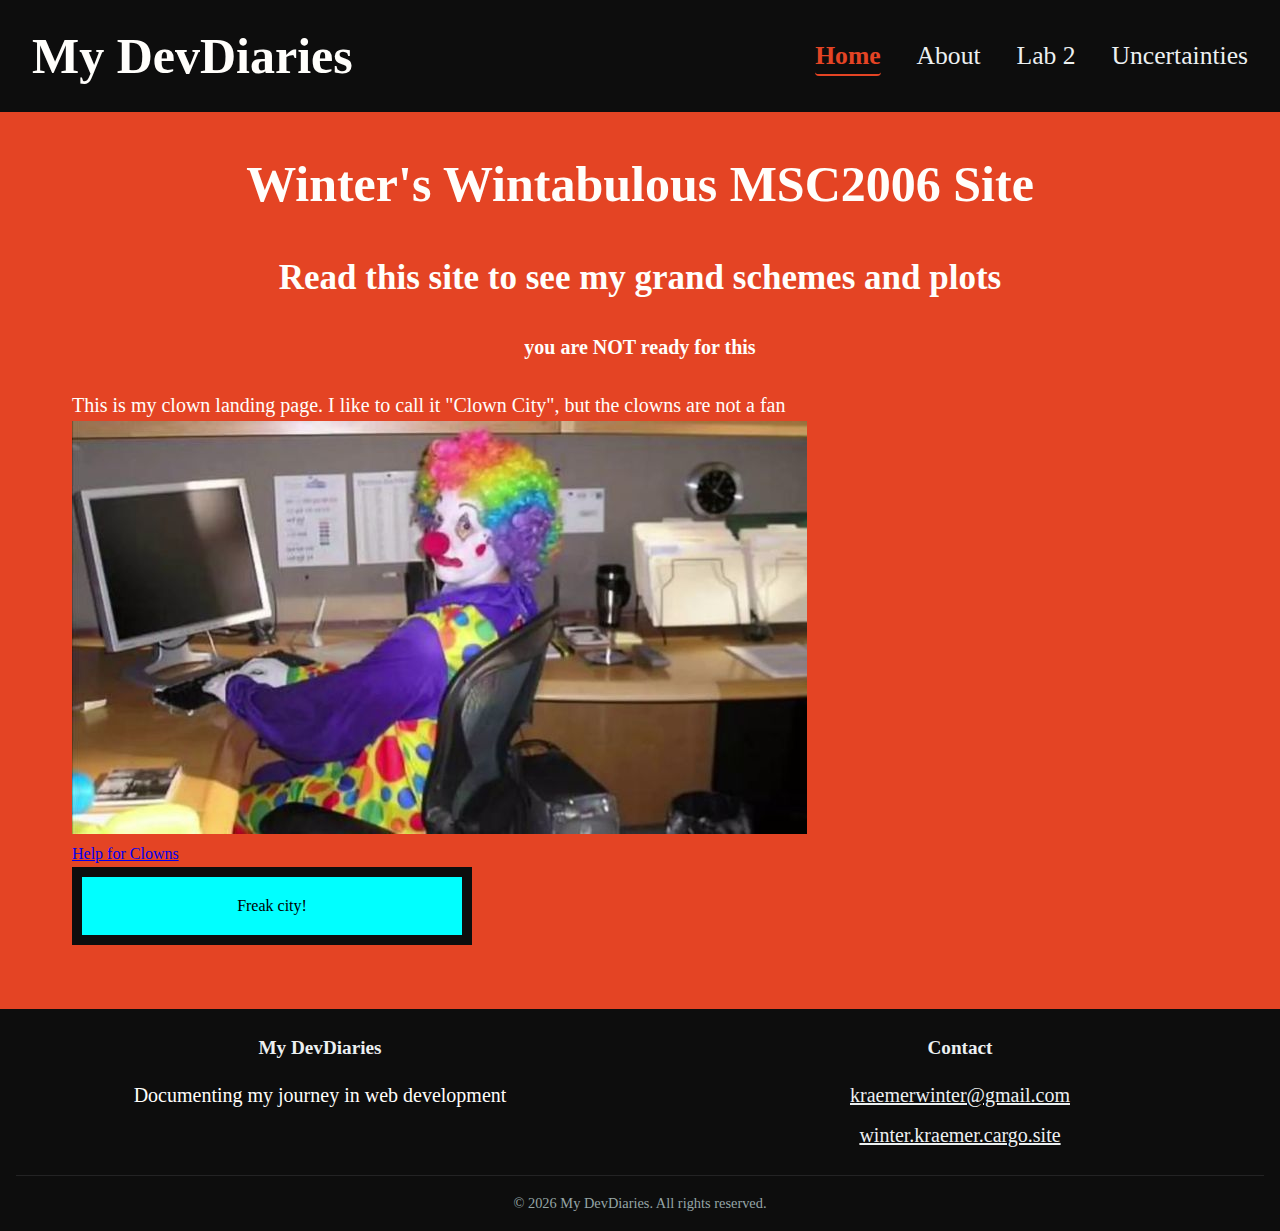
<file: index.html>
<!DOCTYPE html>
<html lang="en">
  <head>
    <link rel="stylesheet" href="style.css" />
    <meta charset="UTF-8" />
    <meta name="viewport" content="width=device-width, initial-scale=1.0" />
    <link rel="preconnect" href="https://fonts.googleapis.com" />
    <link rel="preconnect" href="https://fonts.gstatic.com" crossorigin />
    <link
      href="https://fonts.googleapis.com/css2?family=Rubik:ital,wght@0,300..900;1,300..900&display=swap"
      rel="stylesheet"
    />
    <title>Home</title>
  </head>
  <body>
    <header>
    <nav>
      <div class="logo">
        <h1>My DevDiaries</h1>
      </div>
      <ul class="nav-links">
        <li><a href="index.html"class="active">Home</a></li>
        <li><a href="pages/about.html">About</a></li>
        <li><a href="pages/lab2.html">Lab 2</a></li>
        <li><a href="pages/uncertainties.html">Uncertainties</a></li>
      </ul>
    </nav>
  </header>

  <main>
    <h1>Winter's Wintabulous MSC2006 Site</h1> <br>
    <h2>Read this site to see my grand schemes and plots</h2> <br>
    <h3>you are NOT ready for this</h3><br>
    <p>
      This is my clown landing page. I like to call it "Clown City", but the clowns are not a fan
    </p>
    <img src="images/clown.jpg" alt="A clown looking beleaguered at a desk" />
    <br>
    <a href="https://www.justforclowns.com/">Help for Clowns</a>
    <div class="card">Freak city!</div>
  </main>
    
  <footer>
    <div class="footer-content">
      <div class="footer-section">
        <h3>My DevDiaries</h3>
        <p>Documenting my journey in web development</p>
      </div>
      
      <div class="footer-section">
        <h3>Contact</h3>
        <p><a href="kraemerwinter@gmail.com">kraemerwinter@gmail.com</a></p>
        <p><a href="https://winterkraemer.cargo.site/">winter.kraemer.cargo.site</a></p>
      </div>
    </div>
    
    <div class="footer-bottom">
      <p>&copy; 2026 My DevDiaries. All rights reserved.</p>
    </div>
  </footer>

  </body>
</html>
</file>
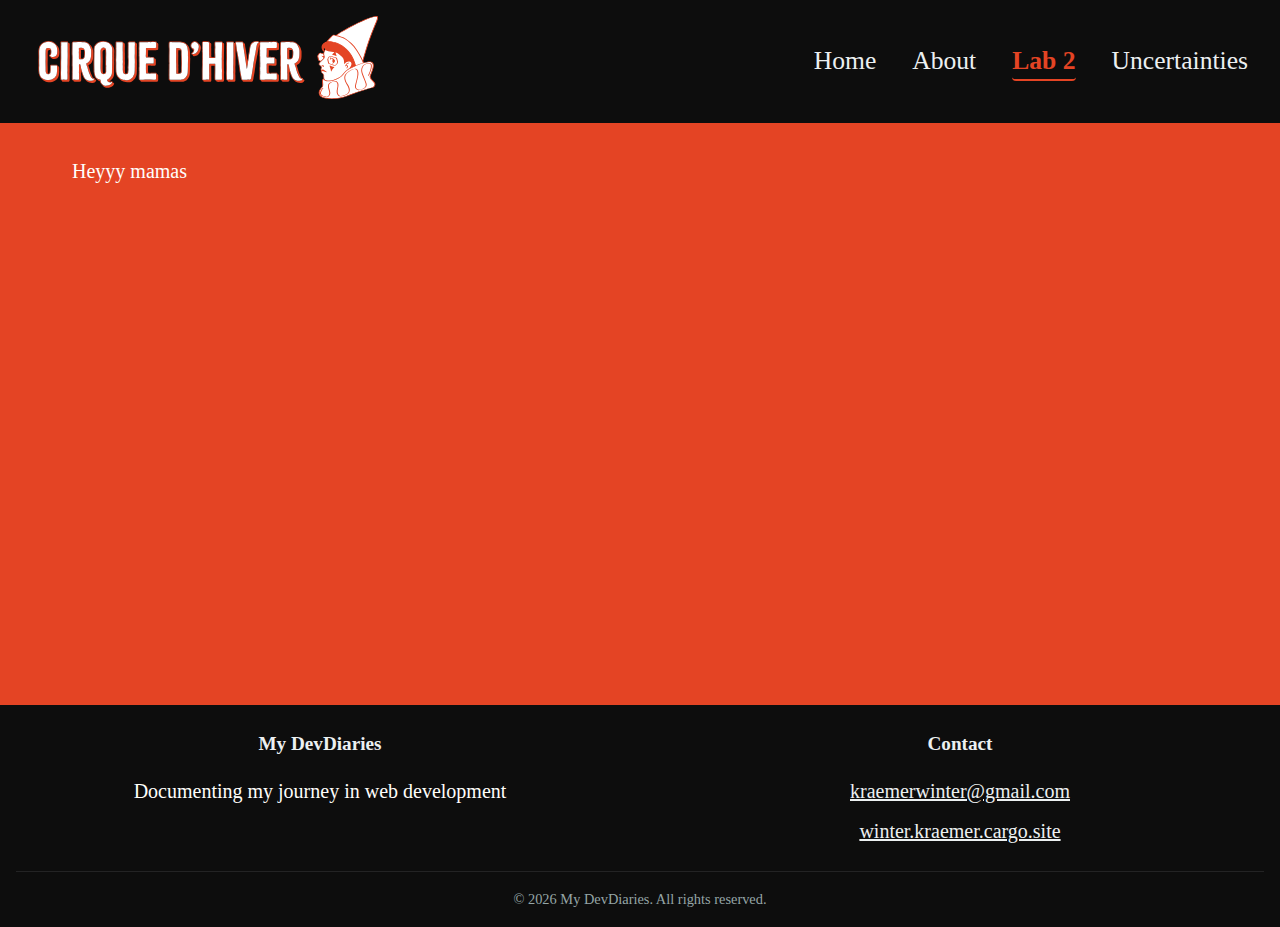
<file: pages/lab2.html>
<!DOCTYPE html>
<html lang="en">
<head>
    <link rel="stylesheet" href="../style.css">
    <meta charset="UTF-8">
    <meta name="viewport" content="width=device-width, initial-scale=1.0">
    <link rel="preconnect" href="https://fonts.googleapis.com" />
    <link rel="preconnect" href="https://fonts.gstatic.com" crossorigin />
    <link
        href="https://fonts.googleapis.com/css2?family=Rubik:ital,wght@0,300..900;1,300..900&display=swap"
        rel="stylesheet"
    />
    <title>Lab 2</title>
</head>
<body>
    <header>
    <nav>
    <div class="logo">
        <a href="../index.html">
        <img src="../images/clown logo.svg" alt="clogo"/></a>
    </div>
    <ul class="nav-links">
        <li><a href="../index.html">Home</a></li>
        <li><a href="about.html">About</a></li>
        <li><a href="lab2.html"class="active">Lab 2</a></li>
        <li><a href="uncertainties.html">Uncertainties</a></li>
    </ul>
    </nav>
    </header>

    <main>
        <p>Heyyy mamas</p>
    </main>

<footer>
    <div class="footer-content">
    <div class="footer-section">
        <h3>My DevDiaries</h3>
        <p>Documenting my journey in web development</p>
    </div>
    <div class="footer-section">
        <h3>Contact</h3>
        <p><a href="kraemerwinter@gmail.com">kraemerwinter@gmail.com</a></p>
        <p><a href="https://winterkraemer.cargo.site/">winter.kraemer.cargo.site</a></p>
      </div>
    </div>
    
    <div class="footer-bottom">
      <p>&copy; 2026 My DevDiaries. All rights reserved.</p>
    </div>
  </footer>
    
</body>
</html>
</file>
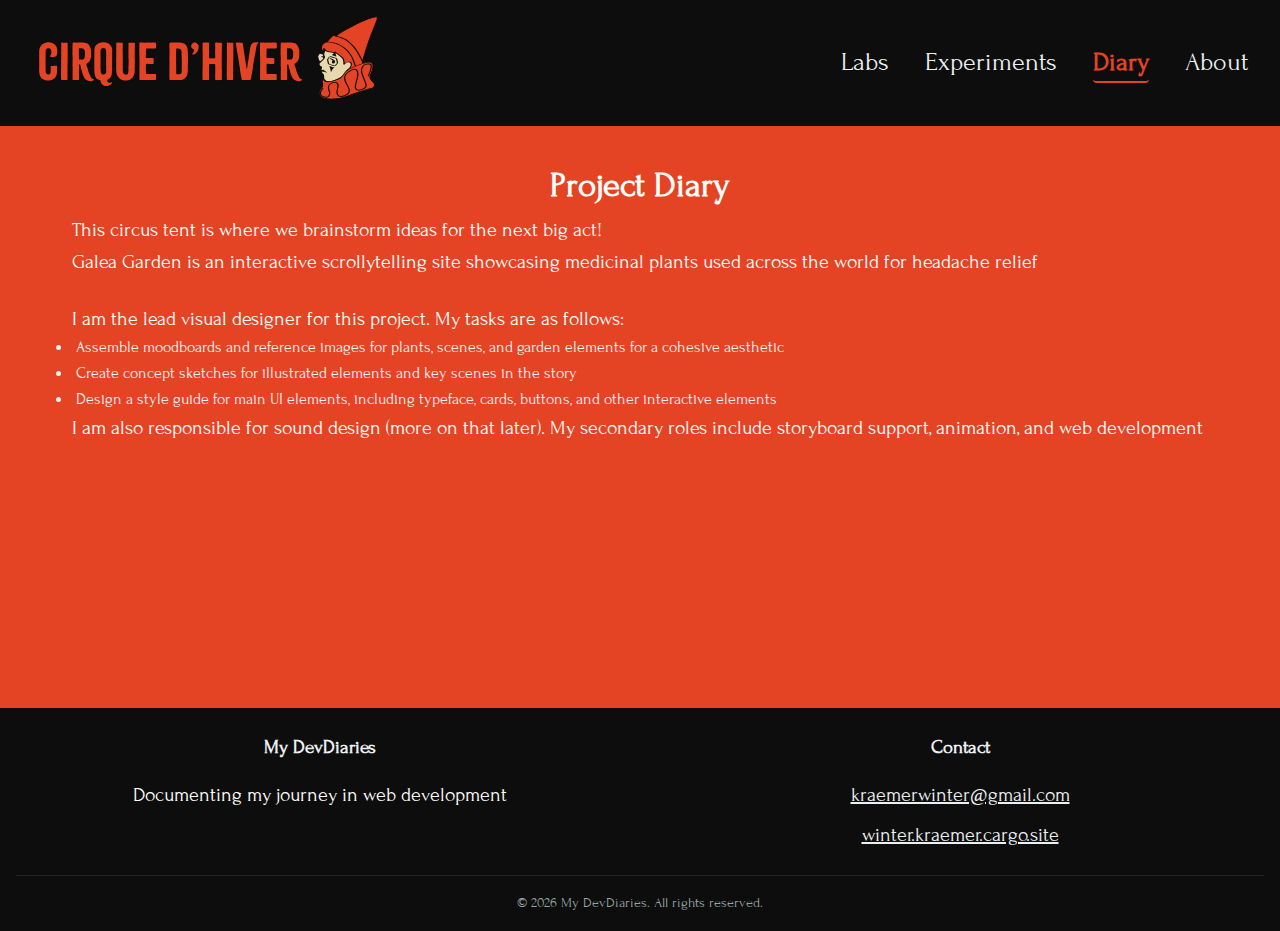
<file: pages/project_diary.html>
<!DOCTYPE html>
<html lang="en">
<head>
    <link rel="stylesheet" href="../style.css">
    <meta charset="UTF-8">
    <meta name="viewport" content="width=device-width, initial-scale=1.0">
    <link rel="preconnect" href="https://fonts.googleapis.com">
    <link rel="preconnect" href="https://fonts.gstatic.com" crossorigin>
    <link href="https://fonts.googleapis.com/css2?family=Forum&display=swap" rel="stylesheet"
    />
    <title>Project Diary</title>
</head>
<body>
   <header>
    <nav>
    <div class="logo">
        <a href="../index.html">
        <img src="../images/clown logo v4.svg" alt="Home button appears as a small cartoon clown head"/></a>
    </div>
    <ul class="nav-links">
        <li><a href="labs.html">Labs</a></li>
        <li><a href="tech_experiments.html">Experiments</a></li>
        <li><a href="project_diary.html"class="active">Diary</a></li>
        <li><a href="about.html">About</a></li>
    </ul>
    </nav>
    </header>

<main>

<section>
    <div class="diary-title">
        <h2>Project Diary</h2>
        <p>This circus tent is where we brainstorm ideas for the next big act!</p>
    </div>
    <div class="about-section">
      <p>Galea Garden is an interactive scrollytelling site showcasing medicinal plants used across the world for headache relief</p> 
      <br>
      <p>I am the lead visual designer for this project. My tasks are as follows:</p>
      <ul>
        <li>Assemble moodboards and reference images for plants, scenes, and garden elements for a cohesive aesthetic</li>
        <li>Create concept sketches for illustrated elements and key scenes in the story</li>
        <li>Design a style guide for main UI elements, including typeface, cards, buttons, and other interactive elements</li>
      </ul>
      <p>I am also responsible for sound design (more on that later). My secondary roles include storyboard support, animation, and web development</p>
    </div>
    </section>


</main>
    
    <footer>
    <div class="footer-content">
    <div class="footer-section">
        <h3>My DevDiaries</h3>
        <p>Documenting my journey in web development</p>
    </div>
    <div class="footer-section">
        <h3>Contact</h3>
        <p><a href="kraemerwinter@gmail.com">kraemerwinter@gmail.com</a></p>
        <p><a href="https://winterkraemer.cargo.site/">winter.kraemer.cargo.site</a></p>
      </div>
    </div>
    
    <div class="footer-bottom">
      <p>&copy; 2026 My DevDiaries. All rights reserved.</p>
    </div>
  </footer>
    
</body>
</html>
</file>
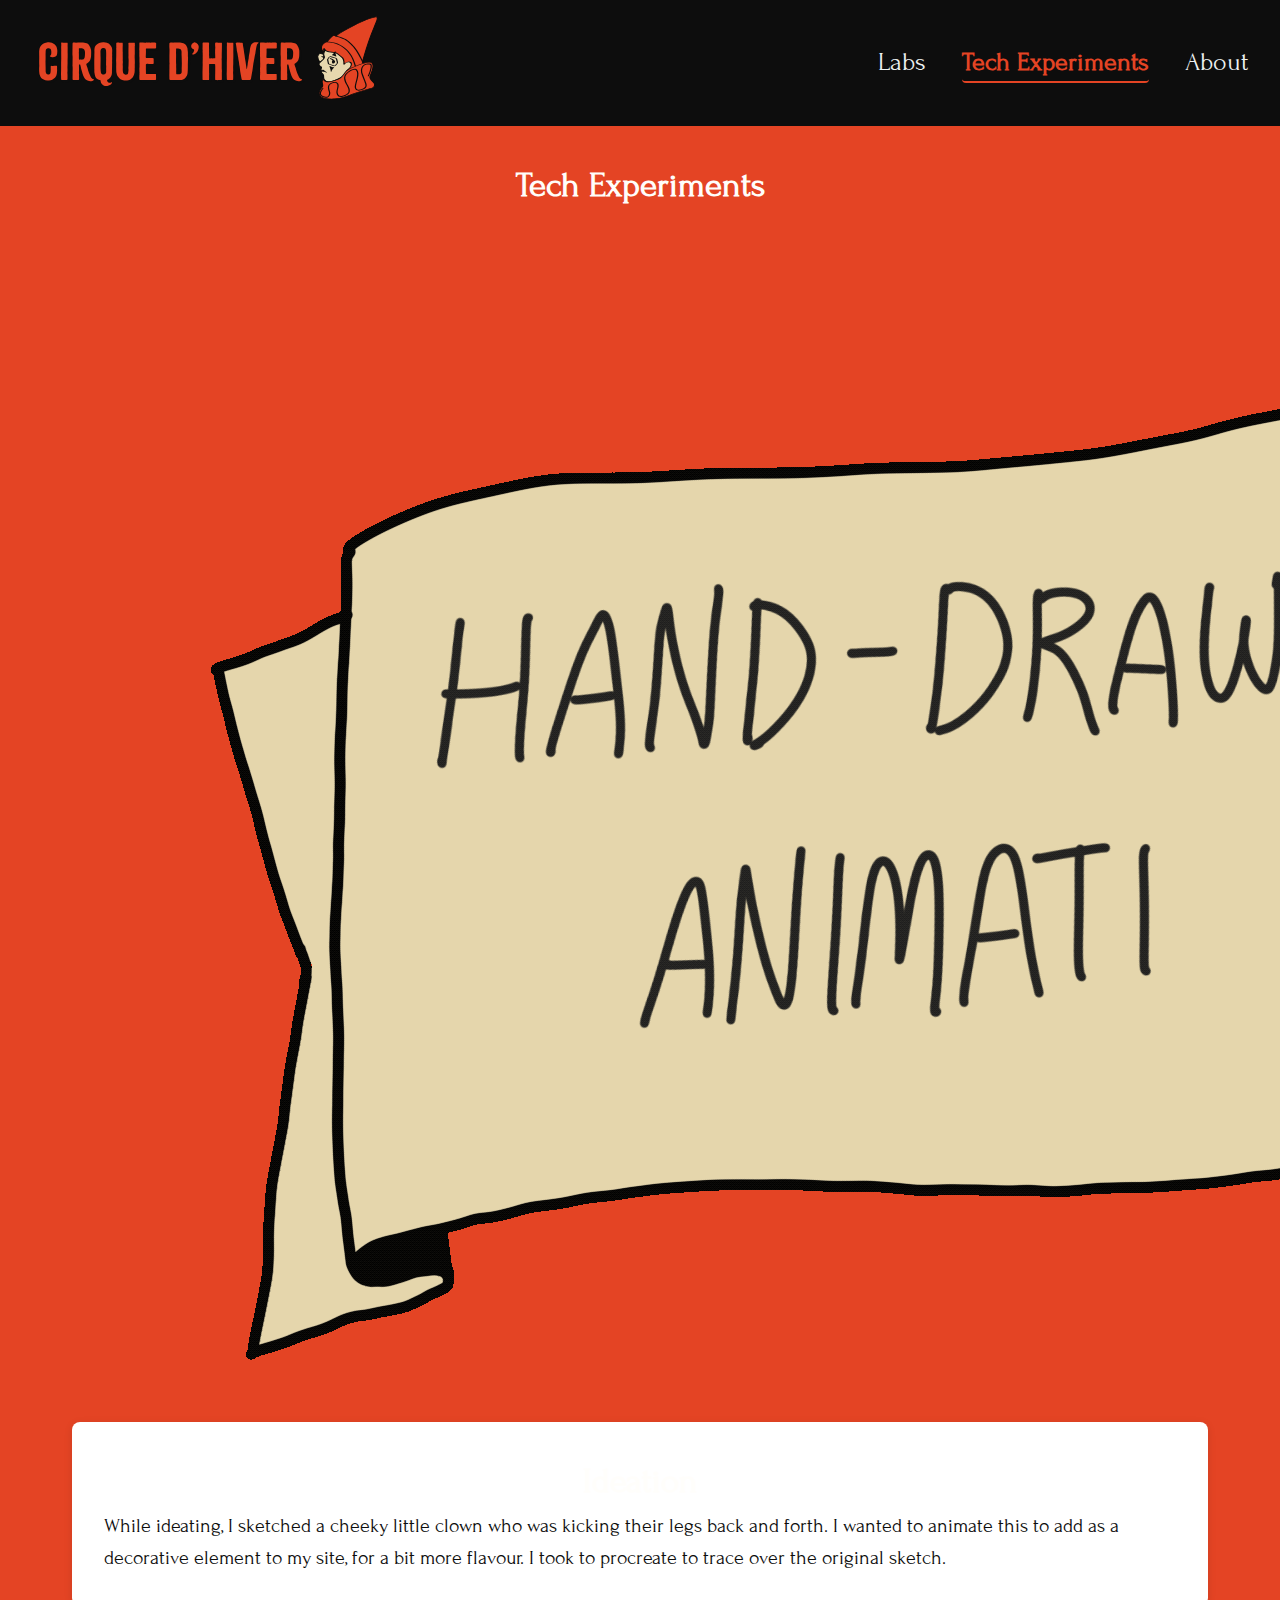
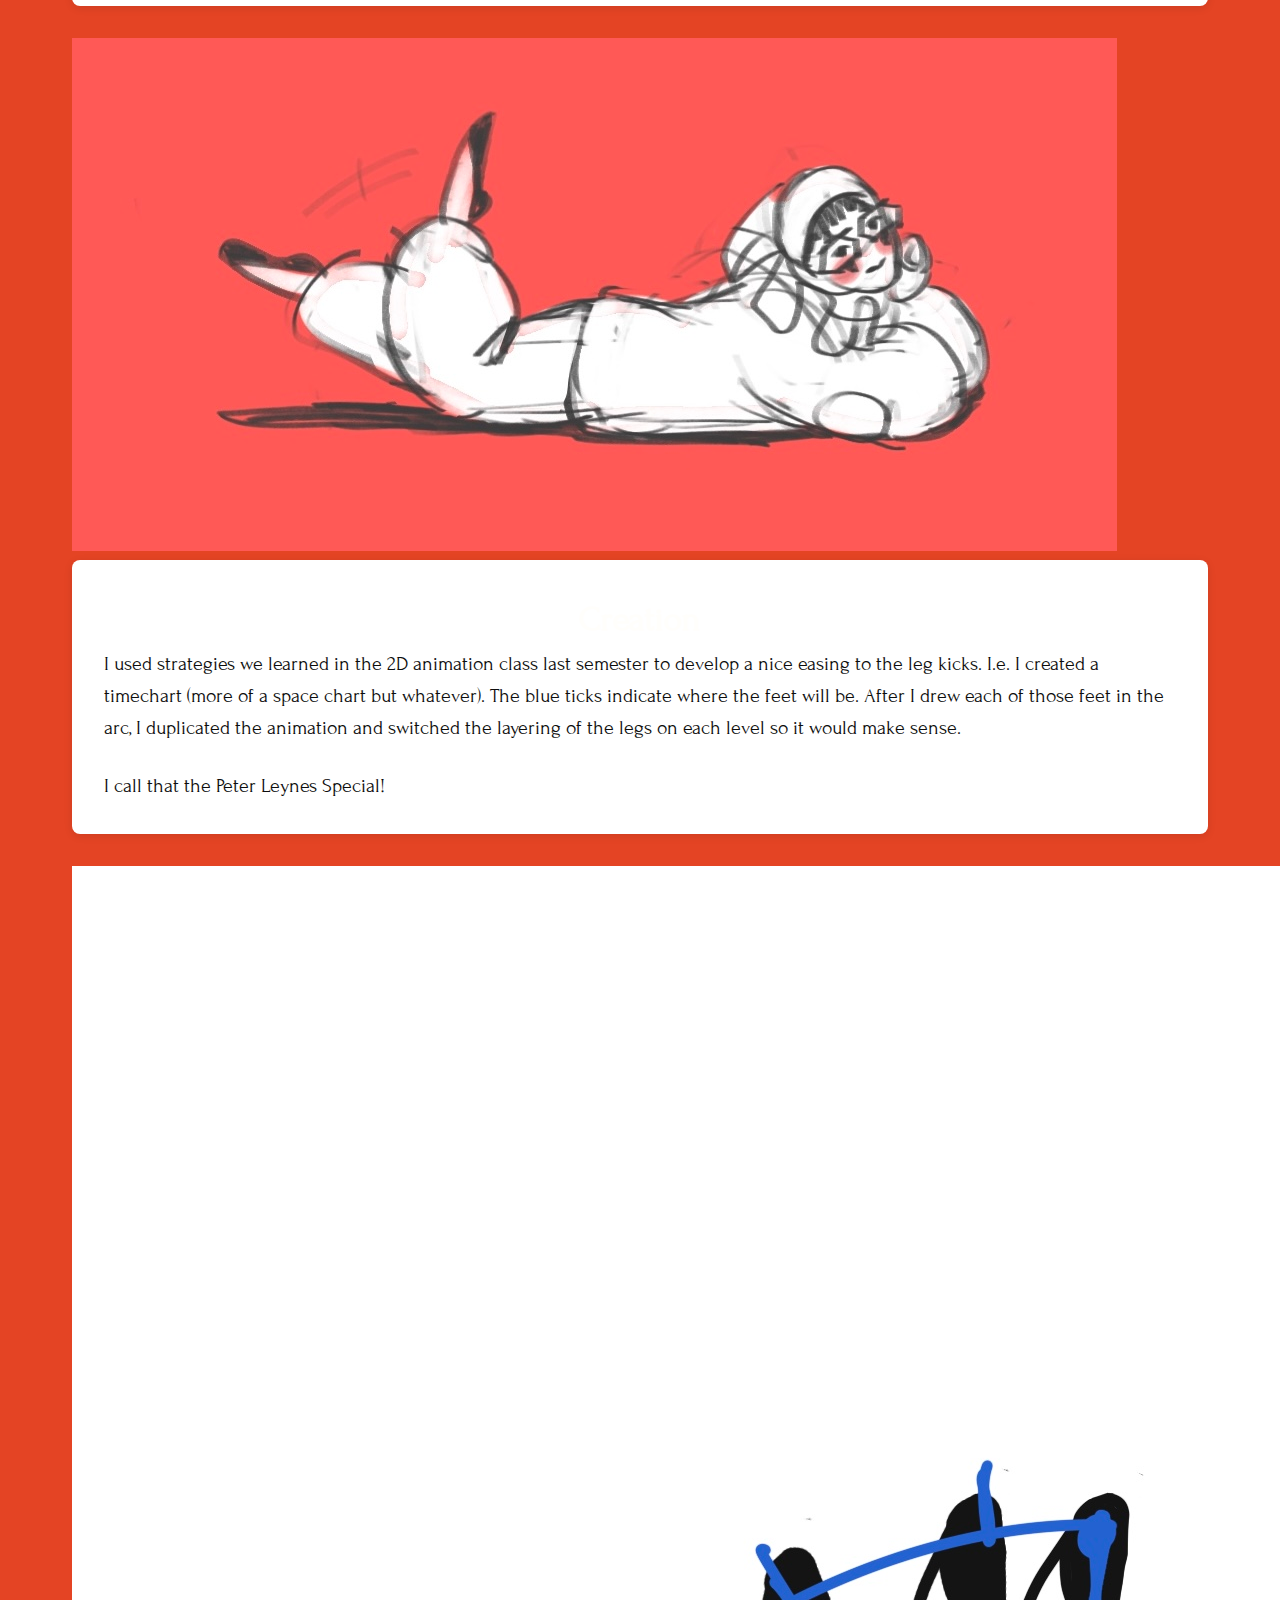
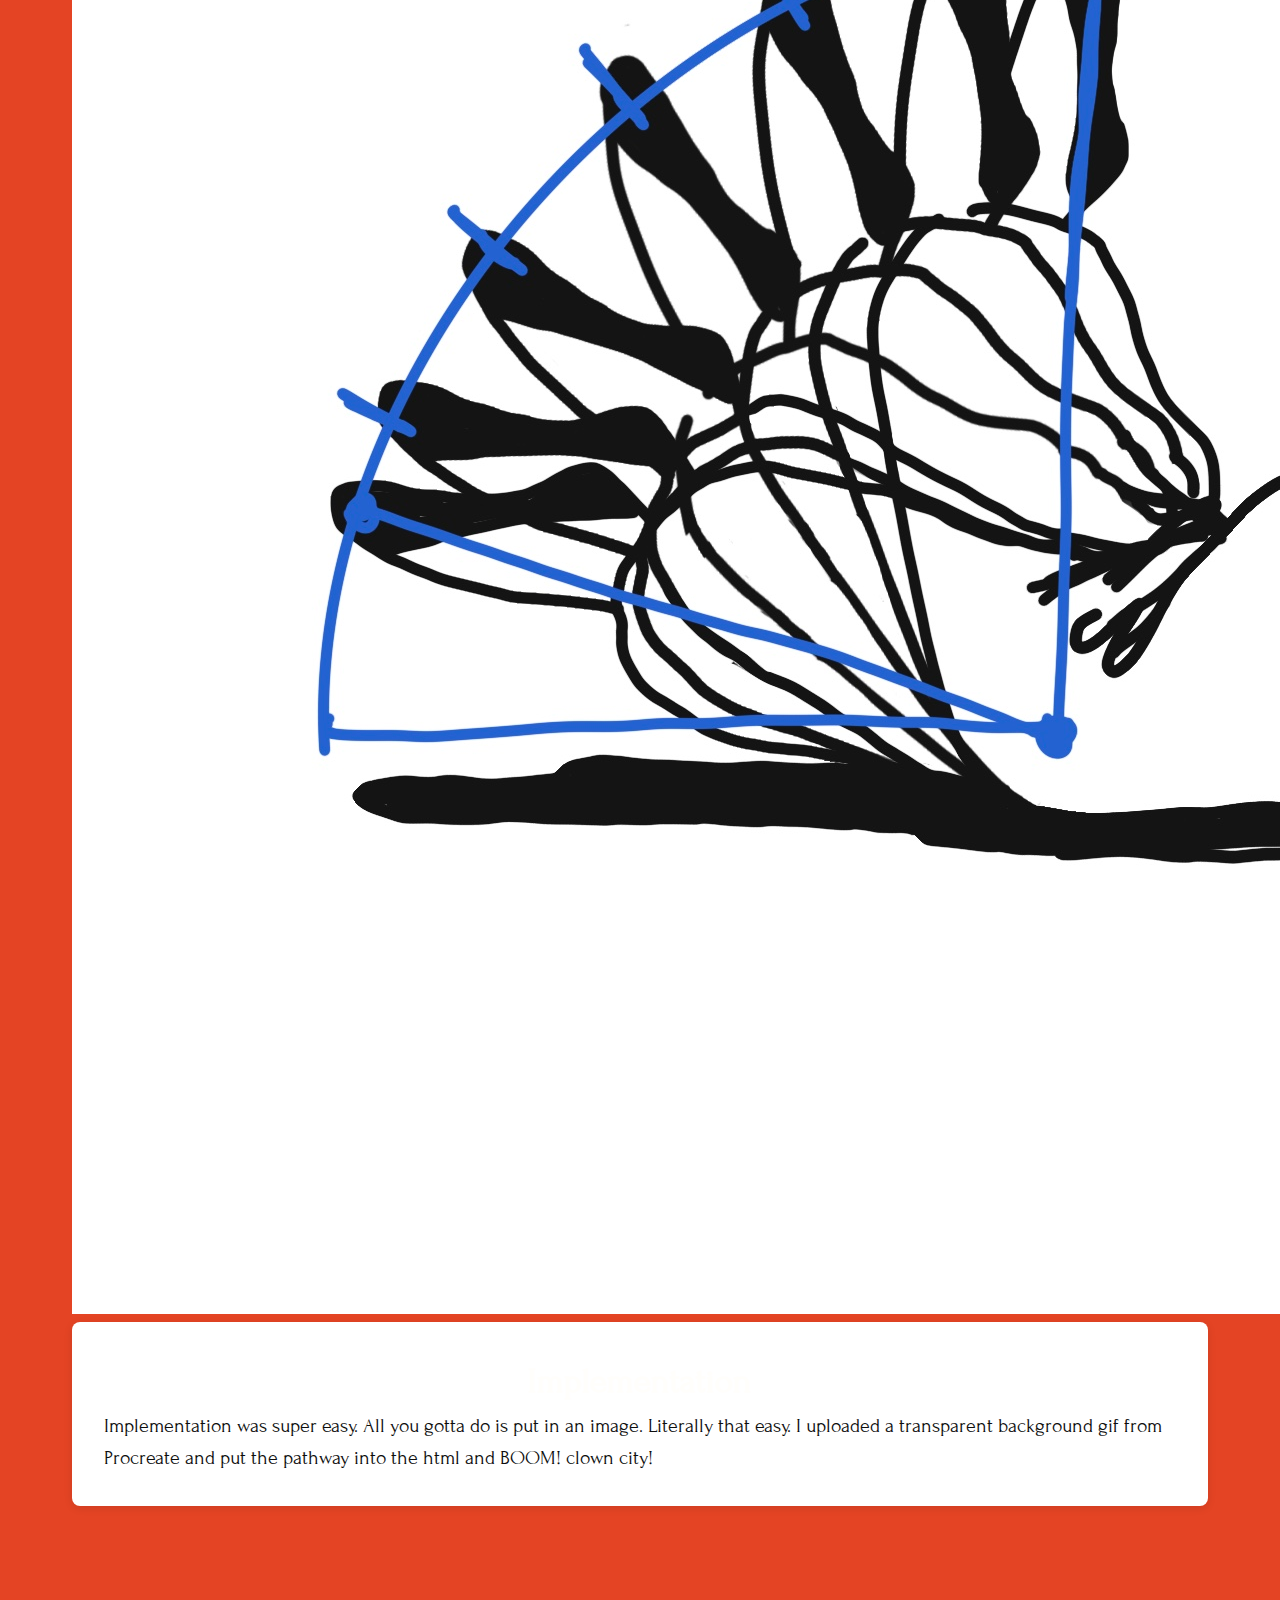
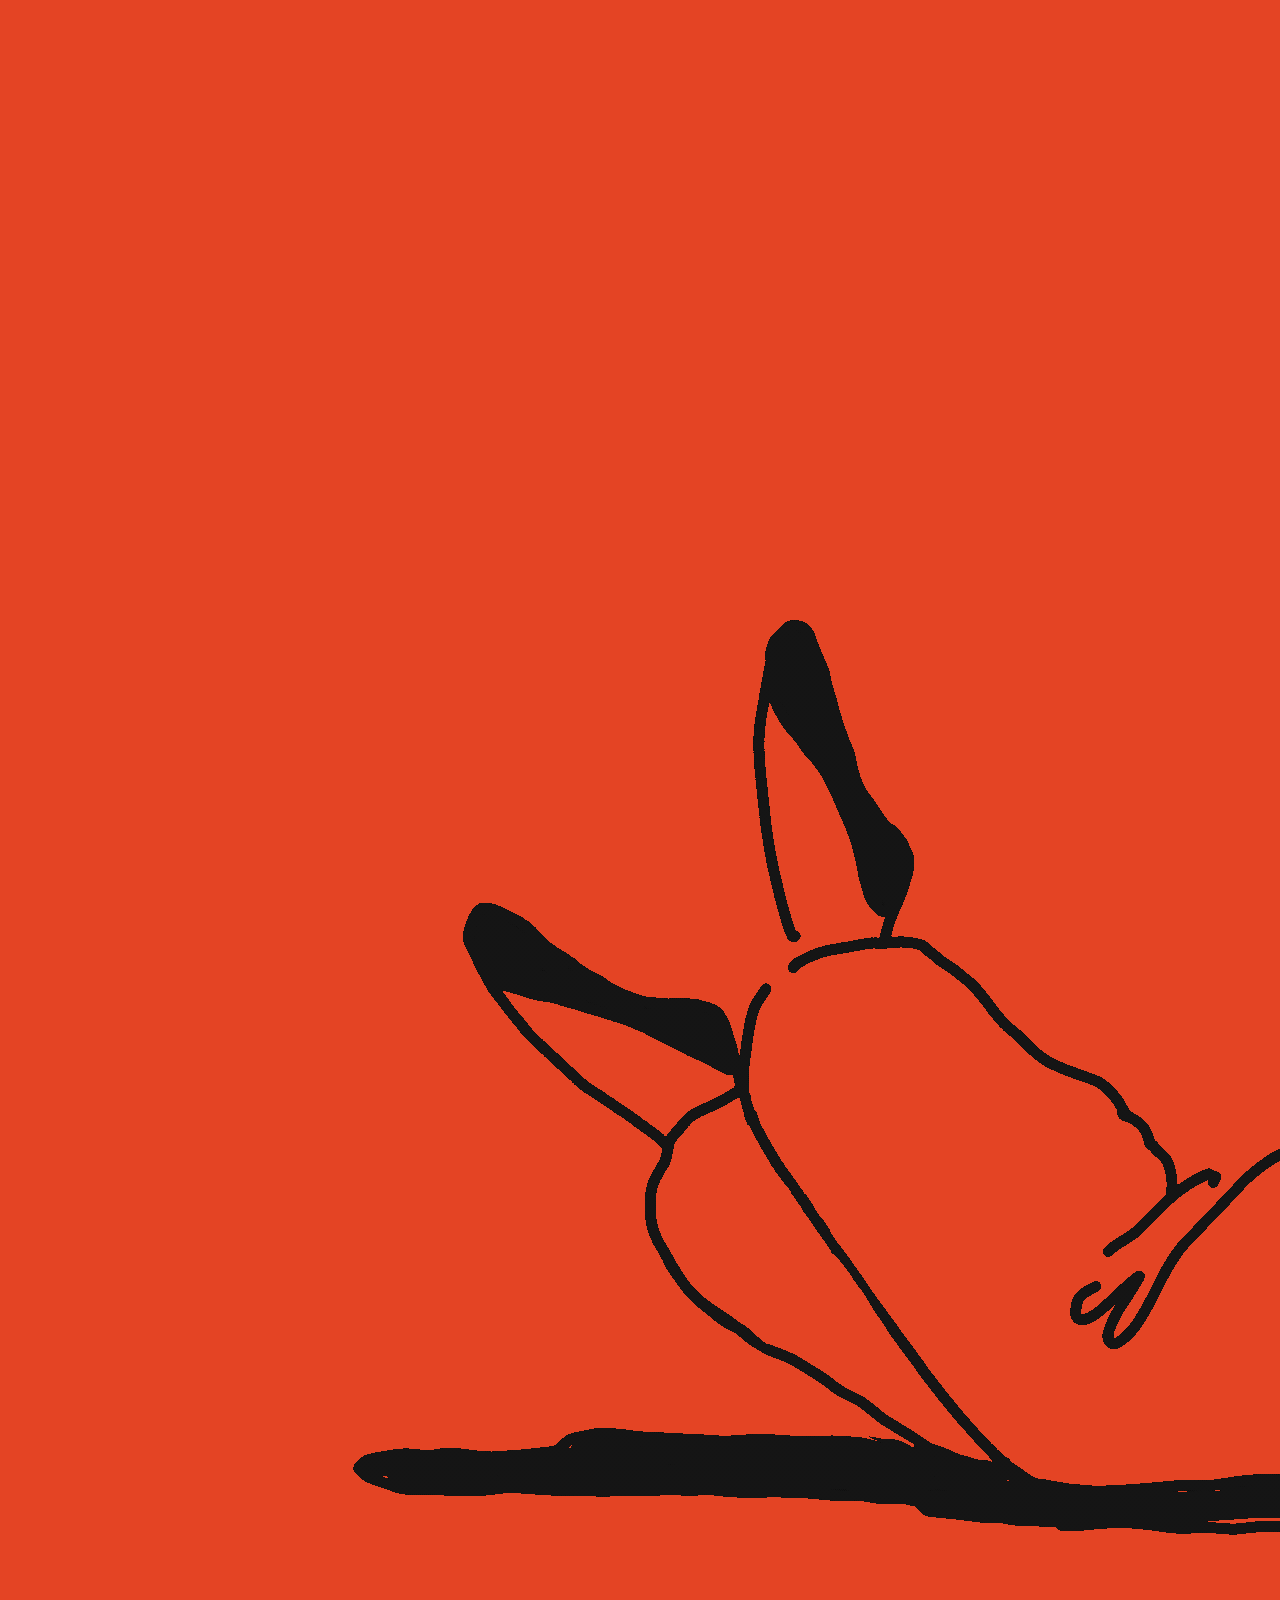
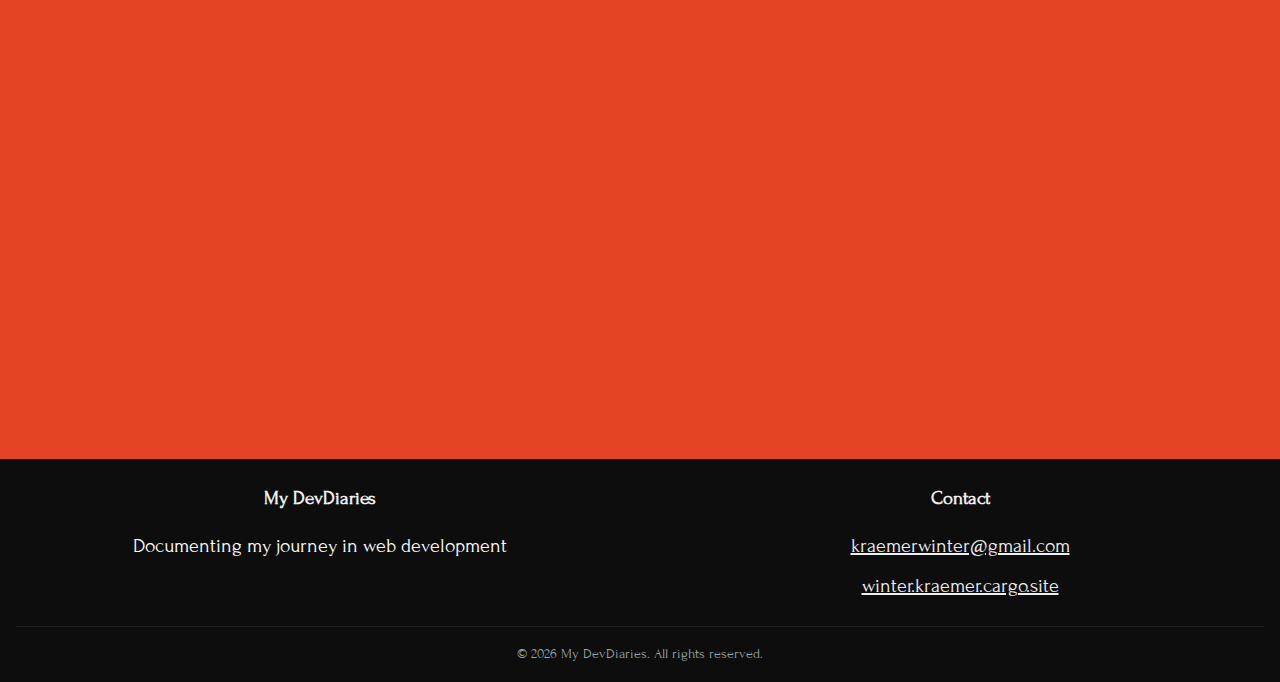
<file: pages/tech_experiments.html>
<!DOCTYPE html>
<html lang="en">
<head>
    <link rel="stylesheet" href="../style.css">
    <meta charset="UTF-8">
    <meta name="viewport" content="width=device-width, initial-scale=1.0">
    <link rel="preconnect" href="https://fonts.googleapis.com">
    <link rel="preconnect" href="https://fonts.gstatic.com" crossorigin>
    <link href="https://fonts.googleapis.com/css2?family=Forum&display=swap" rel="stylesheet"
    />
    <title>Tech Experiments</title>
</head>
<body>
    <header>
    <nav>
    <div class="logo">
        <a href="../index.html">
        <img src="../images/clown logo v4.svg" alt="Home button appears as a small cartoon clown head"/></a>
    </div>
    <ul class="nav-links">
        <li><a href="labs.html">Labs</a></li>
        <li><a href="uncertainties.html"class="active">Tech Experiments</a></li>
        <li><a href="about.html">About</a></li>
    </ul>
    </nav>
    </header>

    <main>
    <section>
    <div class="lab-title">
        <h2>Tech Experiments</h2>
    </div>
    </section>

    <!-- Tech experiment 1 - animated gifs -->
    <section>
    <div class="lab-header-gif">
            <img src="../images/hand_drawn_animations.gif" alt="Hand-drawn animations">
        </div>
    <section class="lab-1-entry">
        <div class="learning-section">
          <h2>Ideation</h2>
    <p>While ideating, I sketched a cheeky little clown who was kicking their legs back and forth. I wanted to animate this to add as a decorative element to my site, for a bit more flavour. I took to procreate to trace over the original sketch.</p>  
        </div>
       <div class="tech-experiment-pic">
        <img src="../images/clown_kicking_sketch.jpg" alt="cheeky clown sketch">
       </div> 
    </section>
    <section class="lab-1-entry">
        <div class="learning-section">
          <h2>Creation</h2>
    <p>I used strategies we learned in the 2D animation class last semester to develop a nice easing to the leg kicks. I.e. I created a timechart (more of a space chart but whatever). The blue ticks indicate where the feet will be. After I drew each of those feet in the arc, I duplicated the animation and switched the layering of the legs on each level so it would make sense.</p> 
    <br>
    <p>I call that the Peter Leynes Special!</p> 
        </div>
       <div class="tech-experiment-pic">
        <img src="../images/gif_planning.JPG" alt="timechart of leg kicks on clown gif">
       </div> 
    </section>
    <section class="lab-1-entry">
        <div class="learning-section">
          <h2>Implementation</h2>
    <p>Implementation was super easy. All you gotta do is put in an image. Literally that easy. I uploaded a transparent background gif from Procreate and put the pathway into the html and BOOM! clown city!</p> 
        </div>
       <div class="tech-experiment-pic">
        <img src="../images/transparent_clown.GIF" alt="clown kicking legs back and forth cheekily">
       </div> 
    </section>
    </section>
    
    </main>

<footer>
    <div class="footer-content">
    <div class="footer-section">
        <h3>My DevDiaries</h3>
        <p>Documenting my journey in web development</p>
    </div>
    
    <div class="footer-section">
        <h3>Contact</h3>
        <p><a href="kraemerwinter@gmail.com">kraemerwinter@gmail.com</a></p>
        <p><a href="https://winterkraemer.cargo.site/">winter.kraemer.cargo.site</a></p>
    </div>
    </div>
    
    <div class="footer-bottom">
    <p>&copy; 2026 My DevDiaries. All rights reserved.</p>
    </div>
</footer>

</body>
</html>
</file>
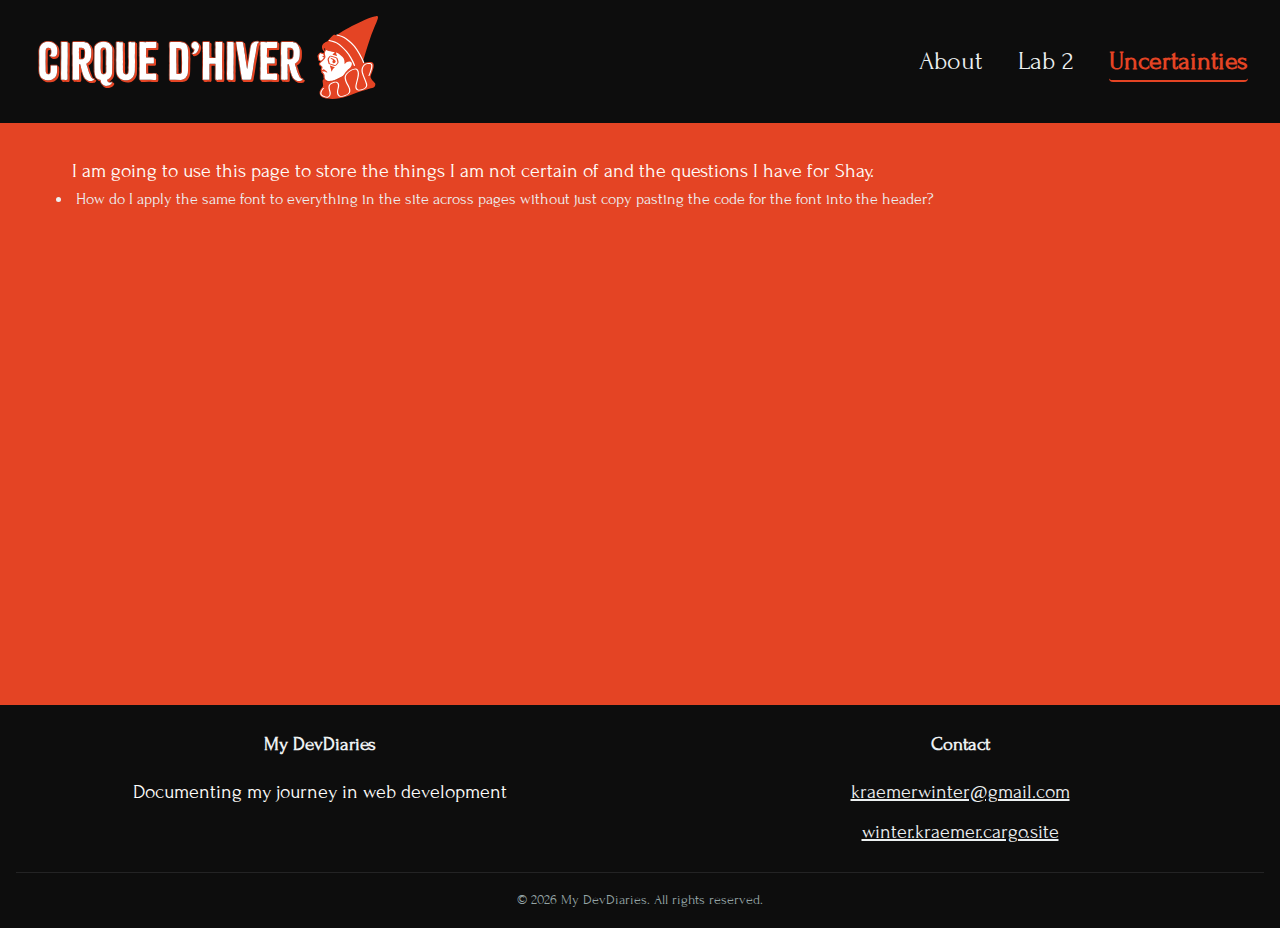
<file: pages/uncertainties.html>
<!DOCTYPE html>
<html lang="en">
<head>
    <link rel="stylesheet" href="../style.css">
    <meta charset="UTF-8">
    <meta name="viewport" content="width=device-width, initial-scale=1.0">
    <link rel="preconnect" href="https://fonts.googleapis.com">
    <link rel="preconnect" href="https://fonts.gstatic.com" crossorigin>
    <link href="https://fonts.googleapis.com/css2?family=Forum&display=swap" rel="stylesheet"
    />
    <title>Uncertainties</title>
</head>
<body>
    <header>
    <nav>
    <div class="logo">
        <a href="../index.html">
        <img src="../images/clown logo v3.svg" alt="Home button appears as a small cartoon clown head"/></a>
    </div>
    <ul class="nav-links">
        <li><a href="about.html">About</a></li>
        <li><a href="lab2.html">Lab 2</a></li>
        <li><a href="uncertainties.html"class="active">Uncertainties</a></li>
    </ul>
    </nav>
    </header>

    <main>
    <p>I am going to use this page to store the things I am not certain of and the questions I have for Shay.
    <ul>
        <li>How do I apply the same font to everything in the site across pages without just copy pasting the code for the font into the header?</li>  
</ul>
    </p>
    </main>

<footer>
    <div class="footer-content">
    <div class="footer-section">
        <h3>My DevDiaries</h3>
        <p>Documenting my journey in web development</p>
    </div>
    
    <div class="footer-section">
        <h3>Contact</h3>
        <p><a href="kraemerwinter@gmail.com">kraemerwinter@gmail.com</a></p>
        <p><a href="https://winterkraemer.cargo.site/">winter.kraemer.cargo.site</a></p>
    </div>
    </div>
    
    <div class="footer-bottom">
    <p>&copy; 2026 My DevDiaries. All rights reserved.</p>
    </div>
</footer>

</body>
</html>
</file>
<file: style.css>
body {
  background-color: #e44424;
  font-family: "Forum", serif;
  padding: auto;
  line-height: 1.6;
  min-height: 100vh;
  display: flex;
  flex-direction: column;

}
h1 {
  color: #fffefb;
  font-family: "Forum", serif;
  font-size: 50px;
  text-align: center;
}
h2 {
  color: #fffefb;
  font-family: "Forum", serif;
  font-size: 35px;
  text-align: center;
}
h3 {
  color: #fffefb;
  font-family: "Forum", serif;
  font-size: 20px;
  text-align: center;
}
p {
  color: #fffefb;
  font-family: "Forum", serif;
  font-size: 20px;
}

/* Reset default styles */
* {
  margin: 0;
  padding: 0;
  box-sizing: border-box;
}

/* Header Styling */
header {
  background-color: #0d0d0d;
  padding: 1rem 2rem;
  position: sticky;
  top: 0;
  z-index: 100;
}

nav {
  display: flex;
  justify-content: space-between;
  align-items: center;
  max-width: 100vw;
  margin: 0 auto;
}

/* Logo Styling */
.logo img{
  z-index: 1000;
  height: 200%;
  width: 200%;
  max-width: 27vw;
  transition: transform 0.3s ease;
  transform-origin: center;
}

.logo img:hover{
  opacity: 0.75;
  transform: scale(0.85);
}

/* Navigation Links */
.nav-links {
  display: flex;
  list-style: none;
  gap: 2rem;
}

.nav-links a {
  color: #ecf0f1;
  text-decoration: none;
  font-size: 1.6rem;
  font-family: "Forum", serif;
  padding-bottom: 0.25rem;
  border-bottom: 3px solid transparent;
  transition: all 0.3s ease;
}
/* Hover Effects for Navigation Links */
.nav-links a:hover {
  color: #e44424;
  border-bottom: 2px solid #e44424;
  border-radius: 4px;
}
/* Active/Current Page Styling */
.nav-links a.active {
  color: #e44424;
  border-bottom: 2px solid #e44424;
  border-radius: 4px;
  font-weight: 600;
}
/* List Items */
li {
  text-indent: 4px;
  color:#ecf0f1;
}

/* Improve spacing and readability */
.nav-links {
  display: flex;
  list-style: none;
  gap: 2rem;
}

/* On smaller screens, reduce gap */
@media (max-width: 768px) {
  .nav-links {
    gap: 1rem;
  }
  
  .nav-links a {
    font-size: 0.9rem;
  }
  
}

.card{
  padding: 16px;
  background-color:aqua;
  border:#0d0d0d;
  border-style: solid;
  border-width: 10px;
  width: 400px;
  text-align: center;

}

.container {
  display: flex;
  background-color: #ecf0f1;
  margin: 10px;
  padding: 20px;

}

/* Footer Styling */
footer {
  background-color: #0d0d0d;
  position: sticky
  color: #ecf0f1;
  padding: 1.5rem 1rem 1rem;
  margin-top: 2rem;
}

.footer-content {
  display: flex;
  justify-content: space-around;
  max-width: 1600px;
  margin: 0 auto;
  gap: 2rem;
  flex-wrap: wrap;
}

.footer-section {
  flex: 1;
  min-width: 200px;
}

.footer-section h3 {
  color: #ecf0f1;
  margin-bottom: 1rem;
  font-size: 1.2rem;
  font-weight: 600;
}

.footer-section p {
  margin-bottom: 0.5rem;
  line-height: 1.6;
  text-align: center;
}

.footer-section ul {
  list-style: disc;
}

.footer-section a {
  color: #ecf0f1;
  text-decoration: none;
  transition: color 0.3s ease;
  text-decoration: underline;
}

.footer-section a:hover {
  color: #e44424;
}

.footer-bottom {
  text-align: center;
  margin-top: 1rem;
  padding-top: 1rem;
  border-top: 1px solid rgba(236, 240, 241, 0.1);
}

.footer-bottom p {
  font-size: 0.9rem;
  color: #95a5a6;
}

/* Main Content Styling */
main {
  max-width: 100vw;
  margin: 0 auto;
  padding: 2rem;
  min-height: calc(100vh - 350px);
}

/* Ensures content doesn't touch edges on small screens */
@media (max-width: 768px) {
  main {
    padding: 1.5rem 1rem;
  }
  img {
    max-width: 90%;
  }
}

/* Responsive Footer */
@media (max-width: 768px) {
  .footer-content {
    flex-direction: column;
    text-align: center;
  }
  
  .footer-section {
    margin-bottom: 1rem;
  }
  
  footer {
    padding: 1rem 1rem 1rem;
  }
}

/*  HTML Setup */
html {
  scroll-behavior: smooth;
}

/* Make main content grow to push footer down */
main {
  flex: 1;
  max-width: 1200px;
  margin: 0 auto;
  padding: 2rem;
  width: 100%;
}


/* Gallery Section */
.gallery {
  margin-top: 4rem;
}

.gallery h2 {
  text-align: center;
  font-size: 2.5rem;
  margin-top: 1rem;
  margin-bottom: 2rem;
  color: #ecf0f1;
}

/* CSS Grid Layout - 2 Column Grid */
.gallery-grid {
  display: grid;
  grid-template-columns: repeat(2, 1fr);
  gap: 2rem;
  max-width: 1000px;
  margin: 0 auto;
}

/* Gallery Item Styling */
.gallery-item {
  position: relative;
  overflow: hidden;
  border-radius: 8px;
  box-shadow: 0 4px 6px rgba(0, 0, 0, 0.1);
  transition: transform 0.3s ease, box-shadow 0.3s ease;
  cursor: pointer;
}

.gallery-item:hover {
  transform: translateY(-5px);
  box-shadow: 0 8px 15px rgba(0, 0, 0, 0.2);
}

.gallery-item img {
  width: 100%;
  height: 300px;
  object-fit: cover;
  display: block;
}

.gallery-item a {
  text-decoration: none;
  color: inherit;
  display: block;
}

.gallery-item p {
text-align: center;
margin: 1rem; 
}

/* Responsive Gallery */
@media (max-width: 768px) {
  .gallery-grid {
    grid-template-columns: 1fr;
    gap: 1.5rem;
  }
  
  .gallery h2 {
    font-size: 2rem;
  }
  
  .gallery-item img {
    height: 250px;
  }
}

@media (min-width: 769px) and (max-width: 1024px) {
  .gallery-grid {
    gap: 1.5rem;
  }
}

.hero {
  text-align: center;
}

.clown-pic img{
  display: block;
  margin: 0 auto;
}

.clown-pic a{
  display: block;
  text-align: center;
}

/* Hero Section */
.hero {
  text-align: center;
  padding: 3rem 2rem;
  /* background-image: url(my-first-website/images/vintage_paper.jpeg); */
  background: #0d0d0d;
  color: white;
  border-radius: 12px;
  margin-bottom: 1rem;
}

.hero h1 {
  font-size: 3rem;
  margin-bottom: 1rem;
  color: white;
}

.hero p {
  font-size: 1.3rem;
  max-width: 600px;
  margin: 0 auto;
  color: #ecf0f1;
}

@media (max-width: 768px) {
  .hero h1 {
    font-size: 2rem;
  }
  
  .hero p {
    font-size: 1.1rem;
  }
  
  .hero {
    padding: 2rem 1.5rem;
  }
}

.gallery-overlay h3 {
  font-size: 2rem;
  padding-top: 1rem;
}

/* Lab Page Styling */
.lab-header {
  text-align: center;
  padding: 3rem 2rem 2rem;
  background: white;
  color: white;
  border-radius: 12px;
  margin-bottom: 3rem;
}

.lab-header h1 {
  font-size: 2.5rem;
  margin-bottom: 0.5rem;
  color: white;
}

.lab-date {
  font-size: 1.1rem;
  color: #0d0d0d;
  font-style: italic;
}

.lab-content {
  max-width: 800px;
  margin: 0 auto 4rem;
}

.learning-section {
  background-color: white;
  padding: 2rem;
  margin-bottom: 2rem;
  border-radius: 8px;
  box-shadow: 0 2px 8px rgba(0, 0, 0, 0.1);
}

.learning-section h3 {
  color: #0d0d0d;
  margin-bottom: 1rem;
  font-size: 1.5rem;
}

.learning-section ul {
  margin-left: 2rem;
  line-height: 1.8;
}

.learning-section li {
  margin-bottom: 0.5rem;
  color: #0d0d0d;
}

.lab-header h1{
  color:#0d0d0d;
}

.learning-section p{
  color: #0d0d0d;
}

/* Screenshot Gallery */
.lab-images {
  margin-bottom: 4rem;
}

.lab-images h2 {
  text-align: center;
  font-size: 2rem;
  margin-bottom: 2rem;
  color: white;
}

.screenshot-grid {
  display: grid;
  grid-template-columns: repeat(auto-fit, minmax(300px, 1fr));
  gap: 2rem;
  max-width: 1200px;
  margin: 0 auto;
}

.screenshot-grid figure {
  margin: 0;
  background: white;
  border-radius: 8px;
  overflow: hidden;
  box-shadow: 0 4px 6px rgba(0, 0, 0, 0.1);
  transition: transform 0.3s ease, box-shadow 0.3s ease;
}

.screenshot-grid figure:hover {
  transform: translateY(-5px);
  box-shadow: 0 8px 15px rgba(0, 0, 0, 0.2);
}

.screenshot-grid img {
  width: 100%;
  height: 250px;
  object-fit: cover;
  display: block;
}

.screenshot-grid figcaption {
  padding: 1rem;
  text-align: center;
  font-style: italic;
  color: #555;
  background-color: #f8f9fa;
}

/* Reflection Section */
.lab-reflection {
  max-width: 800px;
  margin: 0 auto;
  padding: 2rem;
  background-color: #ecf0f1;
  border-radius: 8px;
  border-left: 4px solid #0d0d0d;
}

.lab-reflection h2 {
  color: #2c3e50;
  margin-bottom: 1rem;
}

.lab-reflection p {
  line-height: 1.8;
  margin-bottom: 1rem;
  color: #555;
}

.lab-reflection p:last-child {
  margin-bottom: 0;
}
</file>
